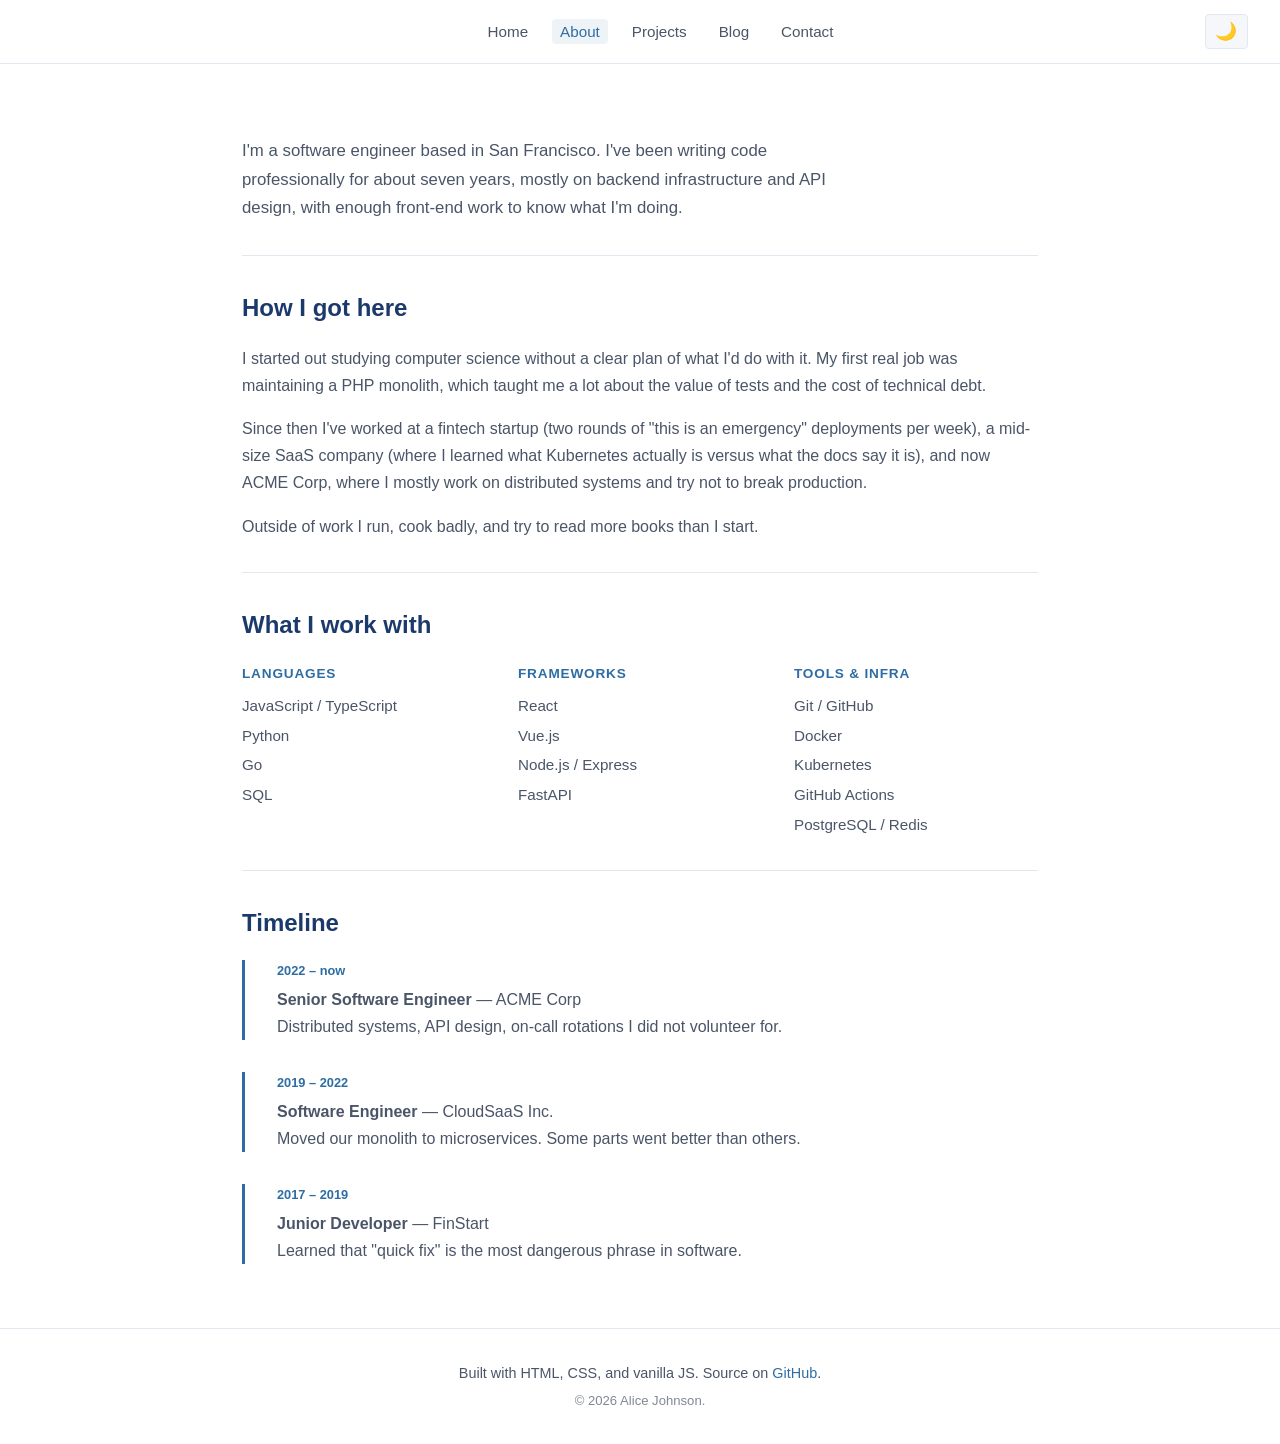
<file: about.html>
<!DOCTYPE html>
<html lang="en">
<head>
  <meta charset="UTF-8" />
  <meta name="viewport" content="width=device-width, initial-scale=1.0" />
  <title>About — Alice Johnson</title>
  <link rel="stylesheet" href="css/style.css" />
  <link rel="stylesheet" href="css/enhancements.css" />
  <link rel="manifest" href="manifest.json" />
  <meta name="theme-color" content="#6366f1" />
</head>
<body>

  <nav id="navbar" role="navigation" aria-label="Main navigation">
    <div class="nav-brand"><a href="index.html">Alice.dev</a></div>
    <ul class="nav-links" role="list">
      <li><a href="index.html">Home</a></li>
      <li><a href="about.html" class="active" aria-current="page">About</a></li>
      <li><a href="projects.html">Projects</a></li>
      <li><a href="blog.html">Blog</a></li>
      <li><a href="contact.html">Contact</a></li>
    </ul>
    <div class="nav-actions">
      <button id="theme-toggle" aria-label="Toggle dark mode">🌙</button>
      <button class="hamburger" aria-label="Toggle mobile menu" aria-expanded="false">&#9776;</button>
    </div>
  </nav>

  <main class="about-page">

    <section class="about-hero" aria-label="About me">
      <h1>About Me</h1>
      <p class="lead">
        I'm a software engineer based in San Francisco. I've been writing code
        professionally for about seven years, mostly on backend infrastructure
        and API design, with enough front-end work to know what I'm doing.
      </p>
    </section>

    <section class="about-story" aria-label="My story">
      <h2>How I got here</h2>
      <p>
        I started out studying computer science without a clear plan of what I'd
        do with it. My first real job was maintaining a PHP monolith, which
        taught me a lot about the value of tests and the cost of technical debt.
      </p>
      <p>
        Since then I've worked at a fintech startup (two rounds of "this is an
        emergency" deployments per week), a mid-size SaaS company (where I
        learned what Kubernetes actually is versus what the docs say it is), and
        now ACME Corp, where I mostly work on distributed systems and try not to
        break production.
      </p>
      <p>
        Outside of work I run, cook badly, and try to read more books than I
        start.
      </p>
    </section>

    <section class="about-skills" aria-label="Skills and tools">
      <h2>What I work with</h2>

      <div class="skills-grid">
        <div class="skill-group">
          <h3>Languages</h3>
          <ul>
            <li>JavaScript / TypeScript</li>
            <li>Python</li>
            <li>Go</li>
            <li>SQL</li>
          </ul>
        </div>
        <div class="skill-group">
          <h3>Frameworks</h3>
          <ul>
            <li>React</li>
            <li>Vue.js</li>
            <li>Node.js / Express</li>
            <li>FastAPI</li>
          </ul>
        </div>
        <div class="skill-group">
          <h3>Tools & Infra</h3>
          <ul>
            <li>Git / GitHub</li>
            <li>Docker</li>
            <li>Kubernetes</li>
            <li>GitHub Actions</li>
            <li>PostgreSQL / Redis</li>
          </ul>
        </div>
      </div>
    </section>

    <section class="about-timeline" aria-label="Work history">
      <h2>Timeline</h2>
      <ol class="timeline" reversed>
        <li>
          <span class="timeline-year">2022 – now</span>
          <strong>Senior Software Engineer</strong> — ACME Corp<br />
          Distributed systems, API design, on-call rotations I did not volunteer for.
        </li>
        <li>
          <span class="timeline-year">2019 – 2022</span>
          <strong>Software Engineer</strong> — CloudSaaS Inc.<br />
          Moved our monolith to microservices. Some parts went better than others.
        </li>
        <li>
          <span class="timeline-year">2017 – 2019</span>
          <strong>Junior Developer</strong> — FinStart<br />
          Learned that "quick fix" is the most dangerous phrase in software.
        </li>
      </ol>
    </section>

  </main>

  <footer>
    <p>
      Built with HTML, CSS, and vanilla JS.
      Source on <a href="https://github.com/alice/devportfolio" target="_blank" rel="noopener">GitHub</a>.
    </p>
    <p class="footer-note">&copy; <span id="year"></span> Alice Johnson.</p>
  </footer>

  <script src="js/data.js"></script>
  <script src="js/app.js"></script>
  <script src="js/transitions-blog.js"></script>
  <script src="js/analytics.js"></script>
  <script src="js/pwa.js"></script>
</body>
</html>
</file>
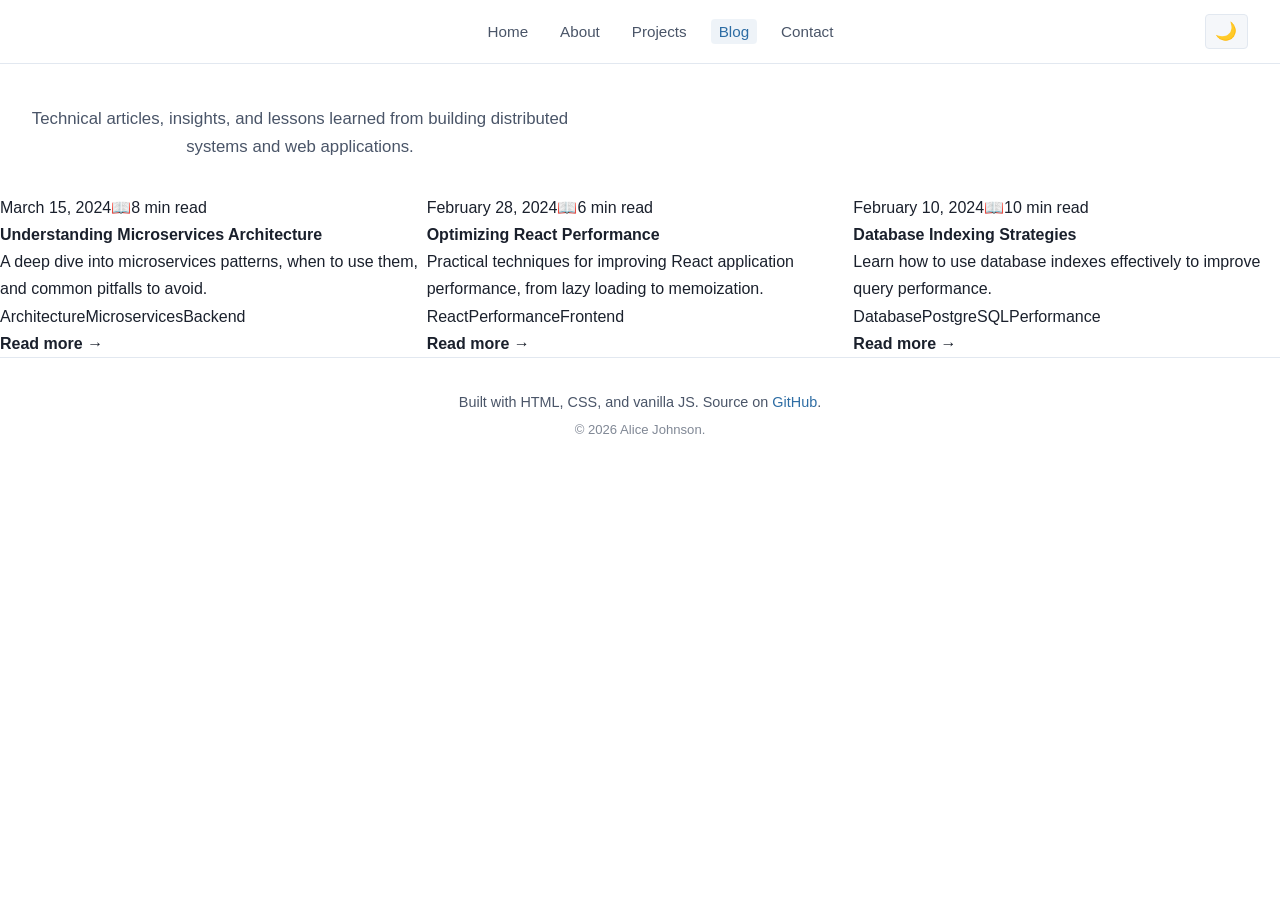
<file: blog.html>
<!DOCTYPE html>
<html lang="en">
<head>
  <meta charset="UTF-8" />
  <meta name="viewport" content="width=device-width, initial-scale=1.0" />
  <title>Blog — Alice Johnson</title>
  <meta name="description" content="Technical articles and insights on software engineering, architecture, and development practices." />
  <link rel="stylesheet" href="css/style.css" />
  <link rel="stylesheet" href="css/enhancements.css" />
  <link rel="stylesheet" href="css/blog.css" />
  <link rel="manifest" href="manifest.json" />
  <meta name="theme-color" content="#6366f1" />
</head>
<body>

  <nav id="navbar" role="navigation" aria-label="Main navigation">
    <div class="nav-brand"><a href="index.html">Alice.dev</a></div>
    <ul class="nav-links" role="list">
      <li><a href="index.html">Home</a></li>
      <li><a href="about.html">About</a></li>
      <li><a href="projects.html">Projects</a></li>
      <li><a href="blog.html" class="active" aria-current="page">Blog</a></li>
      <li><a href="contact.html">Contact</a></li>
    </ul>
    <div class="nav-actions">
      <button id="theme-toggle" aria-label="Toggle dark mode">🌙</button>
      <button class="hamburger" aria-label="Toggle mobile menu" aria-expanded="false">&#9776;</button>
    </div>
  </nav>

  <main class="blog-page">

    <section class="blog-hero" aria-label="Blog intro">
      <h1>Blog</h1>
      <p class="lead">
        Technical articles, insights, and lessons learned from building
        distributed systems and web applications.
      </p>
    </section>

    <!-- Blog posts list (rendered by JS) -->
    <section aria-label="Blog posts">
      <div id="blog-posts-list" class="blog-posts-grid"></div>
    </section>

    <!-- Single blog post (rendered by JS when viewing a post) -->
    <section aria-label="Blog post">
      <div id="blog-post-container"></div>
    </section>

  </main>

  <footer>
    <p>
      Built with HTML, CSS, and vanilla JS.
      Source on <a href="https://github.com/alice/devportfolio" target="_blank" rel="noopener">GitHub</a>.
    </p>
    <p class="footer-note">&copy; <span id="year"></span> Alice Johnson.</p>
  </footer>

  <script src="js/data.js"></script>
  <script src="js/app.js"></script>
  <script src="js/transitions-blog.js"></script>
  <script src="js/analytics.js"></script>
  <script src="js/pwa.js"></script>
</body>
</html>
</file>
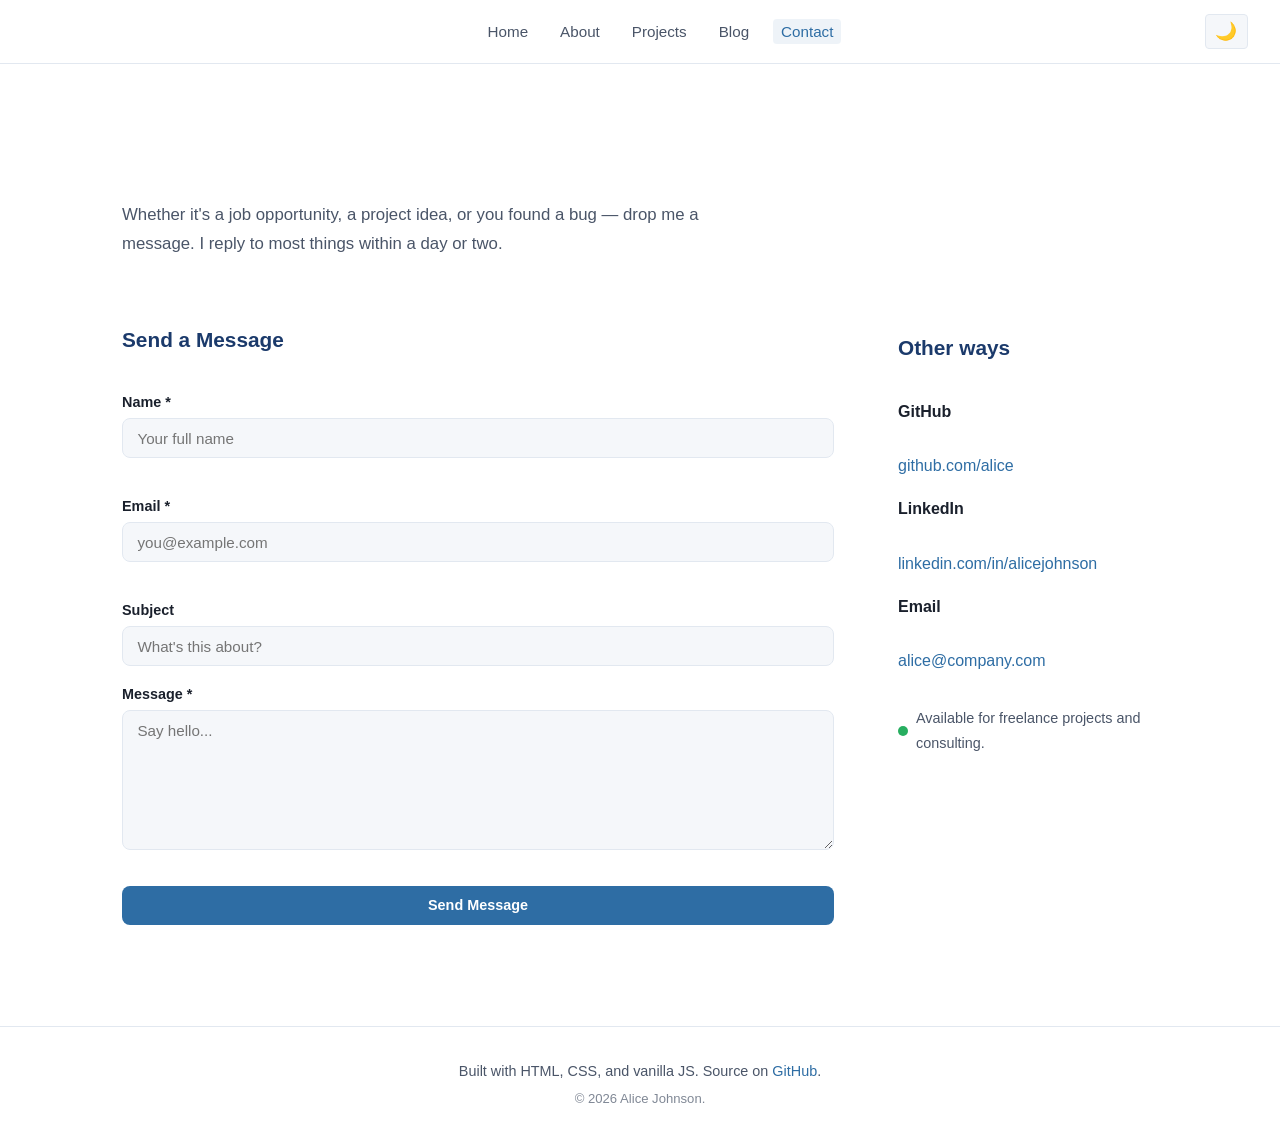
<file: contact.html>
<!DOCTYPE html>
<html lang="en">
<head>
  <meta charset="UTF-8" />
  <meta name="viewport" content="width=device-width, initial-scale=1.0" />
  <title>Contact — Alice Johnson</title>
  <link rel="stylesheet" href="css/style.css" />
  <link rel="stylesheet" href="css/enhancements.css" />
  <link rel="manifest" href="manifest.json" />
  <meta name="theme-color" content="#6366f1" />
</head>
<body>

  <nav id="navbar" role="navigation" aria-label="Main navigation">
    <div class="nav-brand"><a href="index.html">Alice.dev</a></div>
    <ul class="nav-links" role="list">
      <li><a href="index.html">Home</a></li>
      <li><a href="about.html">About</a></li>
      <li><a href="projects.html">Projects</a></li>
      <li><a href="blog.html">Blog</a></li>
      <li><a href="contact.html" class="active" aria-current="page">Contact</a></li>
    </ul>
    <div class="nav-actions">
      <button id="theme-toggle" aria-label="Toggle dark mode">🌙</button>
      <button class="hamburger" aria-label="Toggle mobile menu" aria-expanded="false">&#9776;</button>
    </div>
  </nav>

  <main class="contact-page">

    <section class="contact-hero" aria-label="Contact intro">
      <h1>Get in Touch</h1>
      <p class="lead">
        Whether it's a job opportunity, a project idea, or you found a bug —
        drop me a message. I reply to most things within a day or two.
      </p>
    </section>

    <div class="contact-layout">

      <!-- ── Contact Form ─────────────────────────────── -->
      <section class="contact-form-section" aria-label="Contact form">
        <h2>Send a Message</h2>

        <form
          id="contact-form"
          action="https://formspree.io/f/YOUR_FORM_ID"
          method="POST"
          novalidate
          aria-label="Contact form"
        >
          <!--
            TODO (for your own fork):
            1. Sign up at formspree.io
            2. Replace YOUR_FORM_ID with your actual form ID
            3. Update the _to field below with your email
          -->
          <input type="hidden" name="_to"      value="alice@company.com" />
          <input type="hidden" name="_subject" value="Portfolio contact form submission" />

          <div class="form-group">
            <label for="name">Name <span aria-hidden="true">*</span></label>
            <input
              type="text"
              id="name"
              name="name"
              required
              autocomplete="name"
              placeholder="Your full name"
              aria-required="true"
            />
            <span class="field-error" id="name-error" role="alert"></span>
          </div>

          <div class="form-group">
            <label for="email">Email <span aria-hidden="true">*</span></label>
            <input
              type="email"
              id="email"
              name="email"
              required
              autocomplete="email"
              placeholder="you@example.com"
              aria-required="true"
            />
            <span class="field-error" id="email-error" role="alert"></span>
          </div>

          <div class="form-group">
            <label for="subject">Subject</label>
            <input
              type="text"
              id="subject"
              name="subject"
              placeholder="What's this about?"
            />
          </div>

          <div class="form-group">
            <label for="message">Message <span aria-hidden="true">*</span></label>
            <textarea
              id="message"
              name="message"
              required
              rows="6"
              placeholder="Say hello..."
              aria-required="true"
            ></textarea>
            <span class="field-error" id="message-error" role="alert"></span>
          </div>

          <button type="submit" class="btn-primary" id="submit-btn">
            Send Message
          </button>
          <p class="form-status" id="form-status" role="status" aria-live="polite"></p>
        </form>
      </section>

      <!-- ── Other ways to connect ────────────────────── -->
      <aside class="contact-links" aria-label="Other contact options">
        <h2>Other ways</h2>
        <ul>
          <li>
            <strong>GitHub</strong><br />
            <a href="https://github.com/alice" target="_blank" rel="noopener">github.com/alice</a>
          </li>
          <li>
            <strong>LinkedIn</strong><br />
            <a href="https://linkedin.com/in/alicejohnson" target="_blank" rel="noopener">linkedin.com/in/alicejohnson</a>
          </li>
          <li>
            <strong>Email</strong><br />
            <a href="mailto:alice@company.com">alice@company.com</a>
          </li>
        </ul>
        <p class="availability-note">
          <span class="availability-dot" aria-hidden="true"></span>
          Available for freelance projects and consulting.
        </p>
      </aside>

    </div>
  </main>

  <footer>
    <p>
      Built with HTML, CSS, and vanilla JS.
      Source on <a href="https://github.com/alice/devportfolio" target="_blank" rel="noopener">GitHub</a>.
    </p>
    <p class="footer-note">&copy; <span id="year"></span> Alice Johnson.</p>
  </footer>

  <script src="js/data.js"></script>
  <script src="js/app.js"></script>
  <script src="js/transitions-blog.js"></script>
  <script src="js/analytics.js"></script>
  <script src="js/pwa.js"></script>
</body>
</html>
</file>
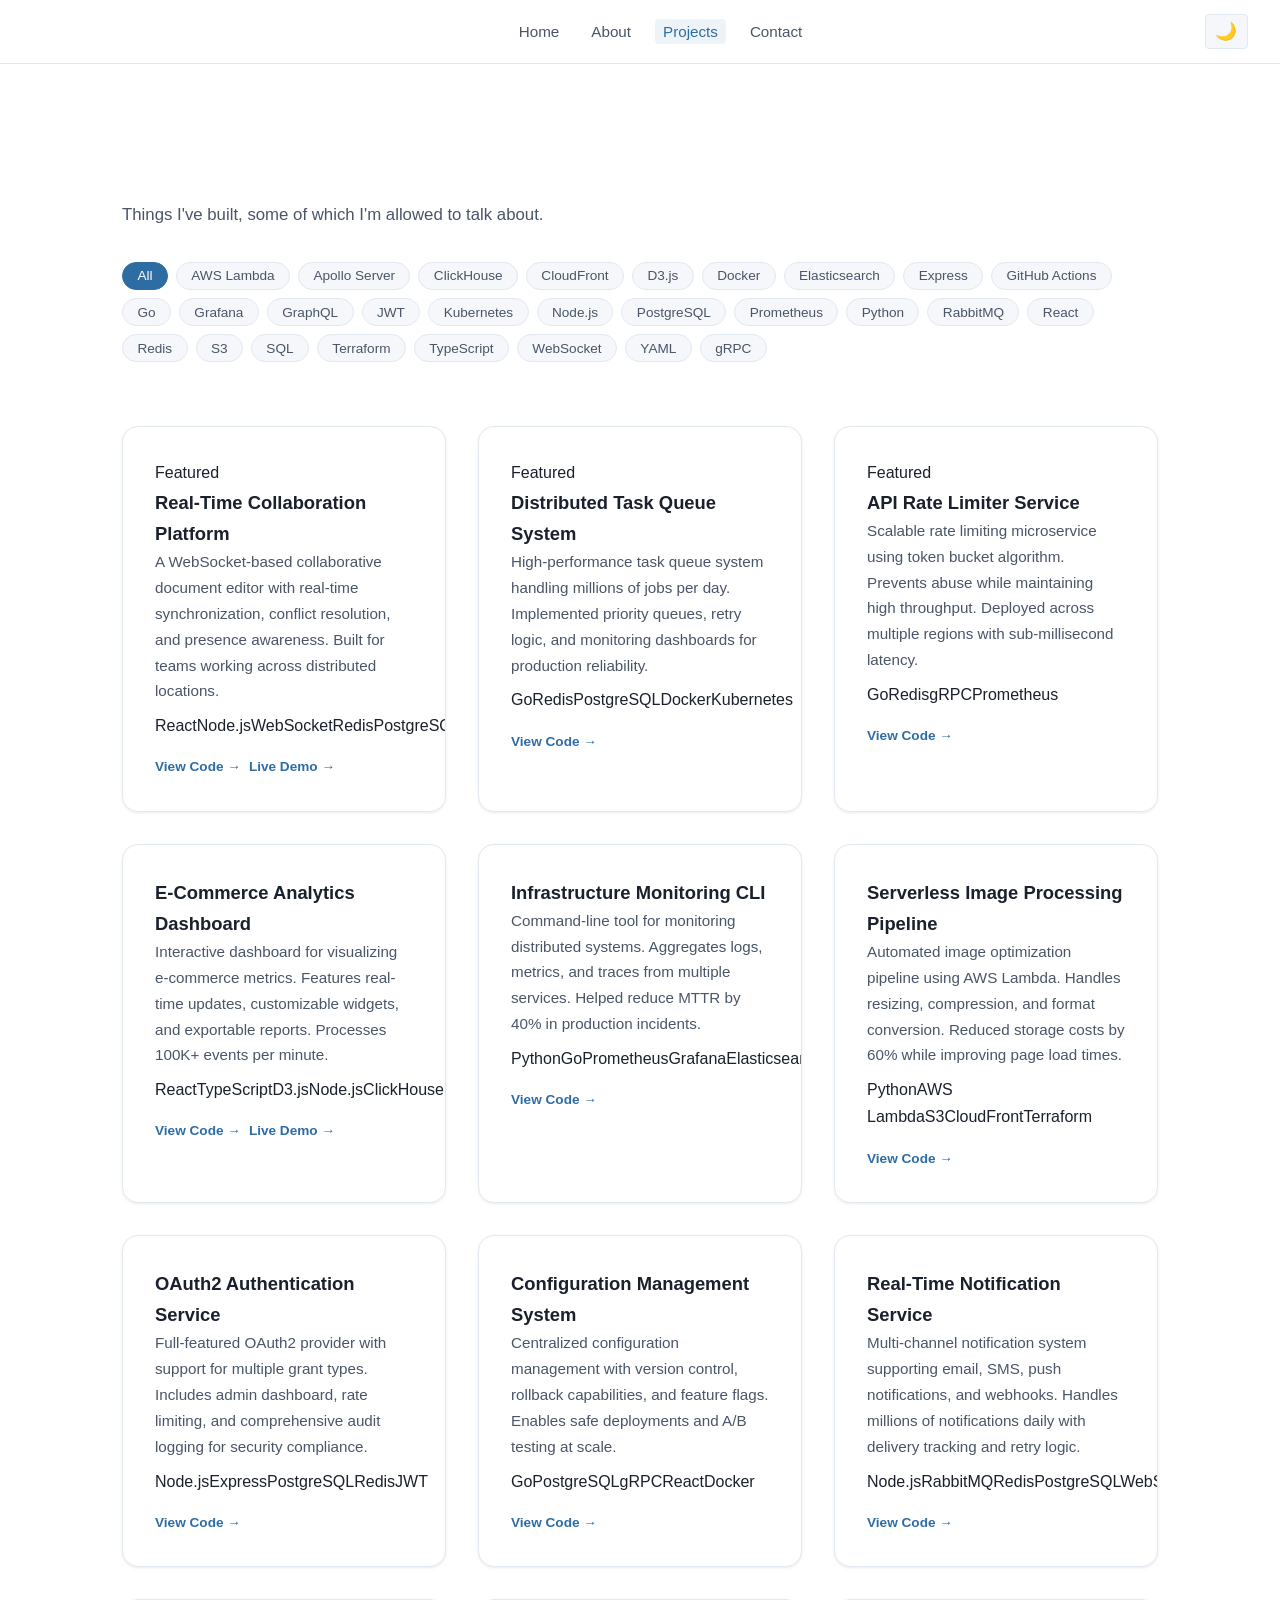
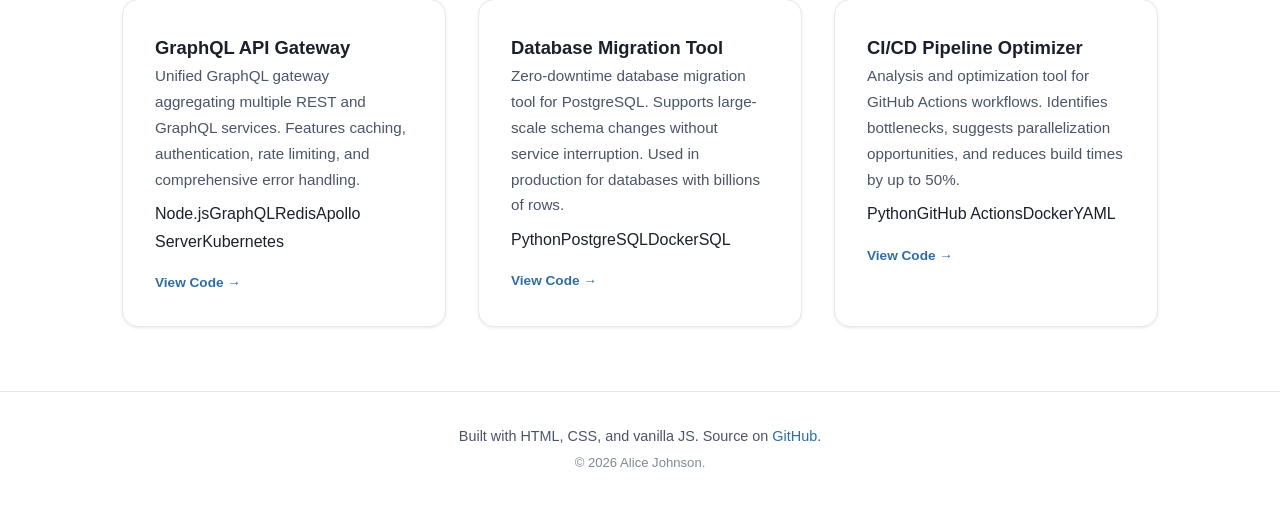
<file: projects.html>
<!DOCTYPE html>
<html lang="en">
<head>
  <meta charset="UTF-8" />
  <meta name="viewport" content="width=device-width, initial-scale=1.0" />
  <title>Projects — Alice Johnson</title>
  <link rel="stylesheet" href="css/style.css" />
  <link rel="stylesheet" href="css/enhancements.css" />
</head>
<body>

  <nav id="navbar" role="navigation" aria-label="Main navigation">
    <div class="nav-brand"><a href="index.html">Alice.dev</a></div>
    <ul class="nav-links" role="list">
      <li><a href="index.html">Home</a></li>
      <li><a href="about.html">About</a></li>
      <li><a href="projects.html" class="active" aria-current="page">Projects</a></li>
      <li><a href="contact.html">Contact</a></li>
    </ul>
    <div class="nav-actions">
      <button id="theme-toggle" aria-label="Toggle dark mode">🌙</button>
      <button class="hamburger" aria-label="Toggle mobile menu" aria-expanded="false">&#9776;</button>
    </div>
  </nav>

  <main class="projects-page">

    <section class="projects-hero" aria-label="Projects intro">
      <h1>Projects</h1>
      <p class="lead">Things I've built, some of which I'm allowed to talk about.</p>

      <!-- Filter buttons — JS populates these from data.js -->
      <div class="filter-bar" id="filter-bar" role="group" aria-label="Filter by technology">
        <button class="filter-btn active" data-filter="all">All</button>
        <!-- More buttons added dynamically -->
      </div>
    </section>

    <!-- Project cards rendered by js/app.js from js/data.js -->
    <section aria-label="Project list">
      <div class="project-grid" id="all-projects"></div>
    </section>

  </main>

  <footer>
    <p>
      Built with HTML, CSS, and vanilla JS.
      Source on <a href="https://github.com/alice/devportfolio" target="_blank" rel="noopener">GitHub</a>.
    </p>
    <p class="footer-note">&copy; <span id="year"></span> Alice Johnson.</p>
  </footer>

  <script src="js/data.js"></script>
  <script src="js/app.js"></script>
</body>
</html>
</file>
<file: css/style.css>
/* ================================================================
   DevPortfolio — style.css
   Written by Yashraj
   ================================================================ */

/* ── CSS Custom Properties ──────────────────────────────────── */
:root {
  /* Colors — light mode */
  --color-bg:          #ffffff;
  --color-bg-alt:      #f5f7fa;
  --color-bg-card:     #ffffff;
  --color-text:        #1a202c;
  --color-text-muted:  #4a5568;
  --color-border:      #e2e8f0;

  /* Brand colors */
  --color-primary:     #2e6da4;
  --color-primary-dark:#1b3a6b;
  --color-accent:      #f0a500;
  --color-success:     #27ae60;
  --color-danger:      #e53935;

  /* Navbar */
  --nav-height:        64px;
  --nav-bg:            rgba(255, 255, 255, 0.97);

  /* Typography */
  --font-sans: 'Inter', -apple-system, BlinkMacSystemFont, 'Segoe UI', sans-serif;
  --font-mono: 'Fira Code', 'Courier New', monospace;

  /* Spacing */
  --space-xs:  0.25rem;
  --space-sm:  0.5rem;
  --space-md:  1rem;
  --space-lg:  2rem;
  --space-xl:  4rem;

  /* Radius */
  --radius-sm: 4px;
  --radius-md: 8px;
  --radius-lg: 16px;

  /* Shadow */
  --shadow-sm: 0 1px 3px rgba(0,0,0,0.08);
  --shadow-md: 0 4px 12px rgba(0,0,0,0.12);
  --shadow-lg: 0 8px 24px rgba(0,0,0,0.16);

  /* Transitions */
  --transition: 0.2s ease;
}

/* ── Dark Mode Variables ────────────────────────────────────── */
body.dark {
  --color-bg:         #0d1117;
  --color-bg-alt:     #161b22;
  --color-bg-card:    #21262d;
  --color-text:       #e6edf3;
  --color-text-muted: #8b949e;
  --color-border:     #30363d;
  --nav-bg:           rgba(13, 17, 23, 0.97);
}

/* ── Reset & Base ───────────────────────────────────────────── */
*, *::before, *::after { box-sizing: border-box; margin: 0; padding: 0; }

html { scroll-behavior: smooth; }

body {
  font-family:     var(--font-sans);
  font-size:       1rem;
  line-height:     1.7;
  color:           var(--color-text);
  background:      var(--color-bg);
  transition:      background var(--transition), color var(--transition);
}

img { max-width: 100%; height: auto; display: block; }

a {
  color:           var(--color-primary);
  text-decoration: none;
  transition:      opacity var(--transition);
}
a:hover { opacity: 0.75; text-decoration: underline; }

ul, ol { list-style: none; }

/* ── Navbar ─────────────────────────────────────────────────── */
#navbar {
  position:   fixed;
  top:        0;
  left:       0;
  right:      0;
  height:     var(--nav-height);
  display:    flex;
  align-items:center;
  justify-content: space-between;
  padding:    0 var(--space-lg);
  background: var(--nav-bg);
  border-bottom: 1px solid var(--color-border);
  backdrop-filter: blur(8px);
  z-index:    100;
}

.nav-brand a {
  font-size:   1.25rem;
  font-weight: 700;
  color:       var(--color-primary-dark);
  letter-spacing: -0.02em;
}
body.dark .nav-brand a { color: var(--color-text); }

.nav-links {
  display:     flex;
  gap:         var(--space-md);
  align-items: center;
}

.nav-links a {
  font-size:   0.95rem;
  font-weight: 500;
  color:       var(--color-text-muted);
  padding:     var(--space-xs) var(--space-sm);
  border-radius: var(--radius-sm);
  transition:  color var(--transition), background var(--transition);
}
.nav-links a:hover,
.nav-links a.active {
  color:       var(--color-primary);
  background:  rgba(46, 109, 164, 0.08);
  text-decoration: none;
}

.nav-actions { display: flex; gap: var(--space-sm); align-items: center; }

/* ── Buttons ─────────────────────────────────────────────────── */
button, .btn-primary, .btn-secondary {
  font-family:   var(--font-sans);
  font-size:     0.9rem;
  font-weight:   600;
  cursor:        pointer;
  border:        none;
  border-radius: var(--radius-md);
  transition:    all var(--transition);
}

.btn-primary {
  display:    inline-block;
  background: var(--color-primary);
  color:      #fff;
  padding:    0.7rem 1.5rem;
}
.btn-primary:hover {
  background:     var(--color-primary-dark);
  color:          #fff;
  text-decoration: none;
  transform:      translateY(-1px);
  box-shadow:     var(--shadow-md);
}

.btn-secondary {
  display:    inline-block;
  background: transparent;
  color:      var(--color-primary);
  padding:    0.65rem 1.4rem;
  border:     2px solid var(--color-primary);
}
.btn-secondary:hover {
  background: var(--color-primary);
  color:      #fff;
  text-decoration: none;
}

#theme-toggle {
  background: var(--color-bg-alt);
  border:     1px solid var(--color-border);
  padding:    0.35rem 0.6rem;
  border-radius: var(--radius-sm);
  font-size:  1.1rem;
}

.hamburger {
  display:    none;
  background: transparent;
  border:     1px solid var(--color-border);
  padding:    0.3rem 0.55rem;
  font-size:  1.2rem;
  color:      var(--color-text);
  border-radius: var(--radius-sm);
}

/* ── Main content offset for fixed nav ─────────────────────── */
main { margin-top: var(--nav-height); }

/* ── Hero Section ───────────────────────────────────────────── */
.hero {
  min-height:   calc(90vh - var(--nav-height));
  display:      flex;
  align-items:  center;
  gap:          var(--space-xl);
  padding:      var(--space-xl) var(--space-lg);
  max-width:    1100px;
  margin:       0 auto;
}

.hero-content { flex: 1; }

.hero-greeting {
  display:     block;
  font-size:   1.05rem;
  color:       var(--color-text-muted);
  margin-bottom: var(--space-sm);
}

.hero-content h1 {
  font-size:      clamp(2.4rem, 5vw, 3.8rem);
  font-weight:    800;
  line-height:    1.1;
  color:          var(--color-primary-dark);
  letter-spacing: -0.03em;
  margin-bottom:  var(--space-sm);
}
body.dark .hero-content h1 { color: var(--color-text); }

.hero-title {
  font-size:     1.15rem;
  color:         var(--color-primary);
  font-weight:   600;
  margin-bottom: var(--space-md);
}

.hero-bio {
  font-size:   1.05rem;
  color:       var(--color-text-muted);
  max-width:   520px;
  margin-bottom: var(--space-md);
}

.skill-badges {
  display:     flex;
  flex-wrap:   wrap;
  gap:         var(--space-xs) var(--space-sm);
  margin-bottom: var(--space-lg);
}

.badge {
  background:    var(--color-bg-alt);
  border:        1px solid var(--color-border);
  color:         var(--color-text-muted);
  font-size:     0.8rem;
  font-weight:   500;
  padding:       0.2rem 0.6rem;
  border-radius: 999px;
}

.hero-cta { display: flex; gap: var(--space-md); flex-wrap: wrap; }

/* ── Code Window (decorative) ───────────────────────────────── */
.hero-visual { flex: 0 0 360px; }

.code-window {
  background:    #1e2433;
  border-radius: var(--radius-lg);
  overflow:      hidden;
  box-shadow:    var(--shadow-lg);
  font-family:   var(--font-mono);
  font-size:     0.82rem;
}

.code-window-bar {
  background: #2d3748;
  padding:    0.6rem 1rem;
  display:    flex;
  align-items:center;
  gap:        0.4rem;
}

.dot {
  width:  12px;
  height: 12px;
  border-radius: 50%;
}
.dot.red    { background: #ff5f57; }
.dot.yellow { background: #ffbd2e; }
.dot.green  { background: #28c840; }

.window-title {
  margin-left: auto;
  color:       #718096;
  font-size:   0.75rem;
}

.code-window-body {
  padding: 1.2rem 1.4rem;
  line-height: 1.7;
  overflow-x:  auto;
}

.code-window-body code { color: #e2e8f0; }
.code-window-body .c   { color: #718096; } /* comment / dim */
.code-window-body .s   { color: #68d391; } /* SHA hash */

/* ── Sections shared styles ─────────────────────────────────── */
.featured-section,
.projects-hero,
.contact-hero,
.about-hero {
  max-width: 1100px;
  margin:    0 auto;
  padding:   var(--space-xl) var(--space-lg) var(--space-lg);
}

.featured-section h2,
.projects-hero  h1,
.contact-hero   h1,
.about-hero     h1 {
  font-size:   clamp(1.8rem, 3vw, 2.6rem);
  font-weight: 800;
  color:       var(--color-primary-dark);
  margin-bottom: var(--space-sm);
}
body.dark .featured-section h2,
body.dark .projects-hero h1,
body.dark .contact-hero  h1,
body.dark .about-hero    h1 { color: var(--color-text); }

.section-sub, .lead {
  color:       var(--color-text-muted);
  font-size:   1.05rem;
  max-width:   600px;
  margin-bottom: var(--space-lg);
}

/* ── Project Grid & Cards ───────────────────────────────────── */
.project-grid {
  display:               grid;
  grid-template-columns: repeat(auto-fill, minmax(300px, 1fr));
  gap:                   var(--space-lg);
  max-width:             1100px;
  margin:                0 auto;
  padding:               0 var(--space-lg) var(--space-xl);
}

.project-card {
  background:    var(--color-bg-card);
  border:        1px solid var(--color-border);
  border-radius: var(--radius-lg);
  padding:       var(--space-lg);
  display:       flex;
  flex-direction:column;
  gap:           var(--space-sm);
  box-shadow:    var(--shadow-sm);
  transition:    transform var(--transition), box-shadow var(--transition);
}

.project-card:hover {
  transform:  translateY(-4px);
  box-shadow: var(--shadow-md);
}

.project-card h3 {
  font-size:   1.15rem;
  font-weight: 700;
  color:       var(--color-text);
}

.project-card p {
  font-size: 0.95rem;
  color:     var(--color-text-muted);
  flex:      1;
}

.project-tech {
  display:   flex;
  flex-wrap: wrap;
  gap:       var(--space-xs);
}

.tech-tag {
  background:    rgba(46, 109, 164, 0.1);
  color:         var(--color-primary);
  font-size:     0.75rem;
  font-weight:   600;
  padding:       0.15rem 0.5rem;
  border-radius: 999px;
}

.project-links {
  display:    flex;
  gap:        var(--space-sm);
  margin-top: var(--space-sm);
}

.project-links a {
  font-size:   0.85rem;
  font-weight: 600;
}

/* ── Filter Bar ─────────────────────────────────────────────── */
.filter-bar {
  display:    flex;
  flex-wrap:  wrap;
  gap:        var(--space-sm);
  margin-bottom: var(--space-lg);
}

.filter-btn {
  background:    var(--color-bg-alt);
  border:        1px solid var(--color-border);
  color:         var(--color-text-muted);
  padding:       0.35rem 0.9rem;
  border-radius: 999px;
  font-size:     0.85rem;
  font-weight:   500;
  cursor:        pointer;
  transition:    all var(--transition);
}

.filter-btn:hover,
.filter-btn.active {
  background: var(--color-primary);
  color:      #fff;
  border-color: var(--color-primary);
}

/* ── About Page ─────────────────────────────────────────────── */
.about-page { max-width: 860px; margin: 0 auto; padding: var(--space-lg); }
.about-page section { padding: var(--space-lg) 0; border-bottom: 1px solid var(--color-border); }
.about-page section:last-child { border-bottom: none; }
.about-page h2 { font-size: 1.5rem; font-weight: 700; margin-bottom: var(--space-md); color: var(--color-primary-dark); }
body.dark .about-page h2 { color: var(--color-text); }
.about-page p { color: var(--color-text-muted); margin-bottom: var(--space-md); }
.about-page p:last-child { margin-bottom: 0; }

.skills-grid {
  display:               grid;
  grid-template-columns: repeat(auto-fill, minmax(180px, 1fr));
  gap:                   var(--space-lg);
}

.skill-group h3 {
  font-size:     0.85rem;
  font-weight:   700;
  text-transform:uppercase;
  letter-spacing:0.06em;
  color:         var(--color-primary);
  margin-bottom: var(--space-sm);
}

.skill-group ul { display: flex; flex-direction: column; gap: var(--space-xs); }
.skill-group li { color: var(--color-text-muted); font-size: 0.95rem; }

/* ── Timeline ───────────────────────────────────────────────── */
.timeline { display: flex; flex-direction: column; gap: var(--space-lg); }
.timeline li {
  padding-left:  var(--space-lg);
  border-left:   3px solid var(--color-primary);
  color:         var(--color-text-muted);
  line-height:   1.7;
}
.timeline-year {
  display:    block;
  font-size:  0.8rem;
  font-weight:700;
  color:      var(--color-primary);
  margin-bottom: var(--space-xs);
}

/* ── Contact Page ───────────────────────────────────────────── */
.contact-layout {
  display:  flex;
  gap:      var(--space-xl);
  max-width:1100px;
  margin:   0 auto;
  padding:  0 var(--space-lg) var(--space-xl);
  flex-wrap:wrap;
}

.contact-form-section { flex: 1 1 480px; }
.contact-form-section h2,
.contact-links h2 {
  font-size:     1.3rem;
  font-weight:   700;
  margin-bottom: var(--space-lg);
  color:         var(--color-primary-dark);
}
body.dark .contact-form-section h2,
body.dark .contact-links h2 { color: var(--color-text); }

.contact-links {
  flex:       0 0 260px;
  padding-top:var(--space-sm);
}

.contact-links ul { display: flex; flex-direction: column; gap: var(--space-md); }
.contact-links li { color: var(--color-text-muted); }
.contact-links strong { display: block; color: var(--color-text); font-weight: 600; }

.availability-note {
  margin-top:  var(--space-lg);
  font-size:   0.9rem;
  color:       var(--color-text-muted);
  display:     flex;
  align-items: center;
  gap:         var(--space-sm);
}

.availability-dot {
  width:            10px;
  height:           10px;
  border-radius:    50%;
  background:       var(--color-success);
  display:          inline-block;
  flex-shrink:      0;
  animation:        pulse 2s ease-in-out infinite;
}

@keyframes pulse {
  0%, 100% { opacity: 1;   transform: scale(1); }
  50%      { opacity: 0.6; transform: scale(1.25); }
}

/* ── Forms ──────────────────────────────────────────────────── */
form { display: flex; flex-direction: column; gap: var(--space-md); }

.form-group { display: flex; flex-direction: column; gap: var(--space-xs); }

label {
  font-size:   0.9rem;
  font-weight: 600;
  color:       var(--color-text);
}

input[type="text"],
input[type="email"],
textarea {
  font-family: var(--font-sans);
  font-size:   0.95rem;
  color:       var(--color-text);
  background:  var(--color-bg-alt);
  border:      1.5px solid var(--color-border);
  border-radius: var(--radius-md);
  padding:     0.65rem 0.9rem;
  width:       100%;
  transition:  border-color var(--transition), box-shadow var(--transition);
  outline:     none;
}

input:focus, textarea:focus {
  border-color: var(--color-primary);
  box-shadow:   0 0 0 3px rgba(46, 109, 164, 0.15);
}

textarea { resize: vertical; min-height: 140px; }

.field-error {
  font-size: 0.82rem;
  color:     var(--color-danger);
  min-height:1.2em;
}

.form-status {
  font-size:   0.9rem;
  color:       var(--color-success);
  min-height:  1.5em;
  font-weight: 500;
}

/* ── Footer ─────────────────────────────────────────────────── */
footer {
  text-align:  center;
  padding:     var(--space-lg);
  border-top:  1px solid var(--color-border);
  color:       var(--color-text-muted);
  font-size:   0.9rem;
}

.footer-note { margin-top: var(--space-xs); font-size: 0.82rem; opacity: 0.7; }

/* ── Responsive ─────────────────────────────────────────────── */
@media (max-width: 768px) {
  .hero { flex-direction: column; padding: var(--space-lg) var(--space-md); gap: var(--space-lg); }
  .hero-visual { display: none; }    /* hide terminal on small screens */

  .nav-links { display: none; flex-direction: column; position: absolute; top: var(--nav-height); left: 0; right: 0; background: var(--nav-bg); padding: var(--space-md) var(--space-lg); border-bottom: 1px solid var(--color-border); gap: var(--space-sm); }
  .nav-links.open { display: flex; }
  .hamburger { display: block; }

  .project-grid { grid-template-columns: 1fr; padding: 0 var(--space-md) var(--space-xl); }
  .contact-layout { flex-direction: column; }
  .skills-grid { grid-template-columns: 1fr 1fr; }
}

@media (max-width: 480px) {
  #navbar { padding: 0 var(--space-md); }
  .hero-content h1 { font-size: 2rem; }
  .hero-cta { flex-direction: column; }
  .hero-cta a { text-align: center; }
  .skills-grid { grid-template-columns: 1fr; }
}
</file>
<file: css/enhancements.css>
/* ═══════════════════════════════════════════════════════════════
   Advanced Enhancements & 3D Effects
   Optional visual enhancements for modern browsers
   ═══════════════════════════════════════════════════════════════ */

/* ─── 3D Floating Animation for Hero Visual ────────────────────── */
@keyframes float3D {
  0%, 100% {
    transform: translateY(0px) rotateX(0deg) rotateY(0deg);
  }
  25% {
    transform: translateY(-10px) rotateX(2deg) rotateY(-2deg);
  }
  50% {
    transform: translateY(0px) rotateX(0deg) rotateY(2deg);
  }
  75% {
    transform: translateY(-10px) rotateX(-2deg) rotateY(0deg);
  }
}

.code-window {
  animation: float3D 8s ease-in-out infinite;
  transform-style: preserve-3d;
}

/* ─── Parallax Effect on Scroll ──────────────────────────────── */
.hero-visual {
  will-change: transform;
  transition: transform 0.3s cubic-bezier(0.25, 0.46, 0.45, 0.94);
}

/* ─── Advanced Hover Effects ─────────────────────────────────── */
.project-card {
  position: relative;
  overflow: hidden;
  transform-style: preserve-3d;
}

.project-card::before {
  content: '';
  position: absolute;
  top: 0;
  left: -100%;
  width: 100%;
  height: 100%;
  background: linear-gradient(
    90deg,
    transparent,
    rgba(99, 102, 241, 0.1),
    transparent
  );
  transition: left 0.5s ease;
  pointer-events: none;
}

.project-card:hover::before {
  left: 100%;
}

/* ─── Magnetic Button Effect ─────────────────────────────────── */
.btn-primary,
.btn-secondary {
  position: relative;
  overflow: hidden;
}

.btn-primary::after,
.btn-secondary::after {
  content: '';
  position: absolute;
  top: 50%;
  left: 50%;
  width: 0;
  height: 0;
  border-radius: 50%;
  background: rgba(255, 255, 255, 0.3);
  transform: translate(-50%, -50%);
  transition: width 0.6s ease, height 0.6s ease;
}

.btn-primary:hover::after,
.btn-secondary:hover::after {
  width: 300px;
  height: 300px;
}

/* ─── Skill Badge Glow Effect ────────────────────────────────── */
.skill-badge {
  position: relative;
  transition: all var(--transition-base);
}

.skill-badge::after {
  content: '';
  position: absolute;
  inset: -2px;
  border-radius: inherit;
  background: linear-gradient(135deg, var(--primary), var(--secondary));
  opacity: 0;
  z-index: -1;
  transition: opacity var(--transition-base);
  filter: blur(8px);
}

.skill-badge:hover::after {
  opacity: 0.4;
}

/* ─── Text Gradient Animation ────────────────────────────────── */
@keyframes gradientShift {
  0% {
    background-position: 0% 50%;
  }
  50% {
    background-position: 100% 50%;
  }
  100% {
    background-position: 0% 50%;
  }
}

.nav-brand a {
  background: linear-gradient(
    90deg,
    var(--primary),
    var(--secondary),
    var(--accent),
    var(--primary)
  );
  background-size: 300% 300%;
  -webkit-background-clip: text;
  -webkit-text-fill-color: transparent;
  background-clip: text;
  animation: gradientShift 5s ease infinite;
}

h1 {
  background: linear-gradient(
    135deg,
    var(--primary),
    var(--secondary),
    var(--accent),
    var(--primary)
  );
  background-size: 300% 300%;
  -webkit-background-clip: text;
  -webkit-text-fill-color: transparent;
  background-clip: text;
  animation: gradientShift 6s ease infinite;
}

/* ─── Smooth Page Transitions ────────────────────────────────── */
body {
  opacity: 0;
  animation: pageLoad 0.4s ease-out forwards;
}

@keyframes pageLoad {
  to {
    opacity: 1;
  }
}

/* ─── Advanced Link Hover ────────────────────────────────────── */
.project-link {
  position: relative;
  display: inline-block;
}

.project-link::before {
  content: '';
  position: absolute;
  bottom: -2px;
  left: 0;
  width: 100%;
  height: 2px;
  background: linear-gradient(90deg, var(--primary), var(--secondary));
  transform: scaleX(0);
  transform-origin: right;
  transition: transform var(--transition-base);
}

.project-link:hover::before {
  transform: scaleX(1);
  transform-origin: left;
}

/* ─── Card Tilt Effect ───────────────────────────────────────── */
@media (hover: hover) and (pointer: fine) {
  .project-card {
    transition: transform 0.2s ease, box-shadow 0.2s ease;
  }

  .project-card:hover {
    transform: perspective(1000px) rotateX(2deg) rotateY(2deg) translateY(-8px);
  }
}

/* ─── Timeline Enhanced Animation ────────────────────────────── */
.timeline li {
  opacity: 0;
  animation: slideInFromLeft 0.6s ease-out forwards;
}

.timeline li:nth-child(1) { animation-delay: 0.1s; }
.timeline li:nth-child(2) { animation-delay: 0.2s; }
.timeline li:nth-child(3) { animation-delay: 0.3s; }
.timeline li:nth-child(4) { animation-delay: 0.4s; }

@keyframes slideInFromLeft {
  from {
    opacity: 0;
    transform: translateX(-30px);
  }
  to {
    opacity: 1;
    transform: translateX(0);
  }
}

/* ─── Form Input Focus Effect ────────────────────────────────── */
.form-group {
  position: relative;
}

.form-group input:focus,
.form-group textarea:focus {
  animation: inputFocus 0.3s ease;
}

@keyframes inputFocus {
  0% {
    transform: scale(1);
  }
  50% {
    transform: scale(1.01);
  }
  100% {
    transform: scale(1);
  }
}

/* ─── Loading Skeleton (for future use) ──────────────────────── */
@keyframes shimmer {
  0% {
    background-position: -1000px 0;
  }
  100% {
    background-position: 1000px 0;
  }
}

.skeleton {
  background: linear-gradient(
    90deg,
    var(--bg-secondary) 0%,
    var(--bg-tertiary) 50%,
    var(--bg-secondary) 100%
  );
  background-size: 1000px 100%;
  animation: shimmer 2s infinite;
}

/* ─── Code Window Enhanced ───────────────────────────────────── */
.code-window-body {
  position: relative;
}

.code-window-body::before {
  content: '';
  position: absolute;
  top: 0;
  right: 0;
  width: 40px;
  height: 100%;
  background: linear-gradient(
    to left,
    var(--surface),
    transparent
  );
  pointer-events: none;
}

/* ─── Theme Toggle Enhanced ──────────────────────────────────── */
#theme-toggle {
  position: relative;
  transition: all var(--transition-base);
}

#theme-toggle:active {
  transform: scale(0.9) rotate(20deg);
}

/* ─── Scroll Progress Indicator ──────────────────────────────── */
.scroll-progress {
  position: fixed;
  top: 0;
  left: 0;
  height: 3px;
  background: linear-gradient(90deg, var(--primary), var(--secondary));
  transform-origin: left;
  z-index: var(--z-tooltip);
  transition: transform 0.1s ease;
}

/* ─── Enhanced Footer ────────────────────────────────────────── */
footer {
  position: relative;
  overflow: hidden;
}

footer::before {
  content: '';
  position: absolute;
  top: 0;
  left: 50%;
  transform: translateX(-50%);
  width: 100px;
  height: 3px;
  background: linear-gradient(90deg, transparent, var(--primary), transparent);
  border-radius: var(--radius-full);
}

/* ─── Responsive 3D Effects ──────────────────────────────────── */
@media (max-width: 768px) {
  /* Disable 3D effects on mobile for better performance */
  .code-window {
    animation: none;
  }

  .project-card:hover {
    transform: translateY(-8px);
  }
}

/* ─── Reduce Motion Support ──────────────────────────────────── */
@media (prefers-reduced-motion: reduce) {
  .code-window {
    animation: none;
  }

  .nav-brand a,
  h1 {
    animation: none;
  }

  * {
    animation-duration: 0.01ms !important;
    animation-iteration-count: 1 !important;
    transition-duration: 0.01ms !important;
  }
}

/* ─── Custom Scrollbar ───────────────────────────────────────── */
::-webkit-scrollbar {
  width: 10px;
  height: 10px;
}

::-webkit-scrollbar-track {
  background: var(--bg-secondary);
}

::-webkit-scrollbar-thumb {
  background: var(--border-color);
  border-radius: var(--radius-full);
  transition: background var(--transition-fast);
}

::-webkit-scrollbar-thumb:hover {
  background: var(--primary);
}

/* Firefox */
* {
  scrollbar-width: thin;
  scrollbar-color: var(--border-color) var(--bg-secondary);
}

/* ─── Print Styles ───────────────────────────────────────────── */
@media print {
  nav,
  footer,
  .hero-visual,
  .btn-primary,
  .btn-secondary,
  #theme-toggle,
  .hamburger {
    display: none !important;
  }

  body {
    font-size: 12pt;
    color: #000;
    background: #fff;
  }

  a {
    text-decoration: underline;
  }

  .project-card {
    page-break-inside: avoid;
    border: 1px solid #000;
  }
}
</file>
<file: css/blog.css>
/* ═══════════════════════════════════════════════════════════════
   Blog Styles
   Layout and styling for blog posts
   ═══════════════════════════════════════════════════════════════ */

/* ─── Blog Page Layout ──────────────────────────────────────── */
.blog-page {
  padding-top: var(--space-20);
}

.blog-hero {
  text-align: center;
  margin-bottom: var(--space-16);
  animation: fadeInUp 0.8s ease-out;
}

/* ─── Blog Posts Grid ───────────────────────────────────────── */
.blog-posts-grid {
  display: grid;
  grid-template-columns: repeat(auto-fill, minmax(350px, 1fr));
  gap: var(--space-8);
  margin-top: var(--space-12);
}

.blog-post-card {
  background: var(--surface);
  border: 1px solid var(--border-color);
  border-radius: var(--radius-xl);
  padding: var(--space-8);
  transition: all var(--transition-base);
  cursor: pointer;
  animation: fadeInUp 0.6s ease-out both;
}

.blog-post-card:hover {
  transform: translateY(-8px);
  box-shadow: var(--shadow-2xl);
  border-color: var(--primary);
}

.blog-post-card:nth-child(1) { animation-delay: 0.1s; }
.blog-post-card:nth-child(2) { animation-delay: 0.2s; }
.blog-post-card:nth-child(3) { animation-delay: 0.3s; }

.blog-post-meta {
  display: flex;
  align-items: center;
  gap: var(--space-3);
  font-size: var(--font-size-sm);
  color: var(--text-tertiary);
  margin-bottom: var(--space-4);
}

.blog-post-read-time {
  display: flex;
  align-items: center;
  gap: var(--space-2);
}

.blog-post-read-time::before {
  content: '📖';
}

.blog-post-card h3 {
  font-size: var(--font-size-xl);
  margin-bottom: var(--space-3);
}

.blog-post-card h3 a {
  color: var(--text-primary);
  transition: color var(--transition-fast);
}

.blog-post-card h3 a:hover {
  color: var(--primary);
}

.blog-post-excerpt {
  color: var(--text-secondary);
  margin-bottom: var(--space-4);
  line-height: 1.7;
}

.blog-post-tags {
  display: flex;
  flex-wrap: wrap;
  gap: var(--space-2);
  margin-bottom: var(--space-4);
}

.blog-tag {
  font-size: var(--font-size-xs);
  padding: var(--space-1) var(--space-3);
  background: var(--bg-secondary);
  color: var(--text-tertiary);
  border-radius: var(--radius-sm);
  font-weight: 500;
}

.blog-read-more {
  display: inline-flex;
  align-items: center;
  gap: var(--space-2);
  font-weight: 600;
  color: var(--primary);
  transition: transform var(--transition-fast);
}

.blog-read-more:hover {
  transform: translateX(4px);
}

/* ─── Single Blog Post ─────────────────────────────────────── */
.blog-post-full {
  max-width: 800px;
  margin: 0 auto;
  animation: fadeInUp 0.8s ease-out;
}

.blog-post-header {
  margin-bottom: var(--space-12);
  padding-bottom: var(--space-8);
  border-bottom: 1px solid var(--border-color);
}

.blog-post-header h1 {
  font-size: clamp(2rem, 5vw, 3rem);
  margin-bottom: var(--space-4);
  margin-top: var(--space-4);
}

.blog-post-content {
  font-size: var(--font-size-lg);
  line-height: 1.8;
  color: var(--text-secondary);
}

.blog-post-content h2 {
  font-size: var(--font-size-2xl);
  margin-top: var(--space-12);
  margin-bottom: var(--space-6);
  color: var(--text-primary);
}

.blog-post-content h3 {
  font-size: var(--font-size-xl);
  margin-top: var(--space-8);
  margin-bottom: var(--space-4);
  color: var(--text-primary);
}

.blog-post-content p {
  margin-bottom: var(--space-6);
}

.blog-post-content ul,
.blog-post-content ol {
  margin-bottom: var(--space-6);
  padding-left: var(--space-8);
}

.blog-post-content li {
  margin-bottom: var(--space-3);
  color: var(--text-secondary);
}

.blog-post-content code {
  background: var(--bg-tertiary);
  padding: var(--space-1) var(--space-2);
  border-radius: var(--radius-sm);
  font-family: var(--font-mono);
  font-size: 0.9em;
  color: var(--primary);
}

.blog-post-content pre {
  background: var(--bg-tertiary);
  padding: var(--space-6);
  border-radius: var(--radius-lg);
  overflow-x: auto;
  margin-bottom: var(--space-6);
  border: 1px solid var(--border-color);
}

.blog-post-content pre code {
  background: none;
  padding: 0;
  color: var(--text-primary);
}

.blog-post-content blockquote {
  border-left: 4px solid var(--primary);
  padding-left: var(--space-6);
  margin: var(--space-8) 0;
  font-style: italic;
  color: var(--text-secondary);
}

.blog-post-content img {
  max-width: 100%;
  height: auto;
  border-radius: var(--radius-lg);
  margin: var(--space-8) 0;
}

.blog-post-footer {
  margin-top: var(--space-16);
  padding-top: var(--space-8);
  border-top: 1px solid var(--border-color);
}

/* ─── Responsive ────────────────────────────────────────────── */
@media (max-width: 768px) {
  .blog-posts-grid {
    grid-template-columns: 1fr;
  }

  .blog-post-content {
    font-size: var(--font-size-base);
  }
}
</file>
